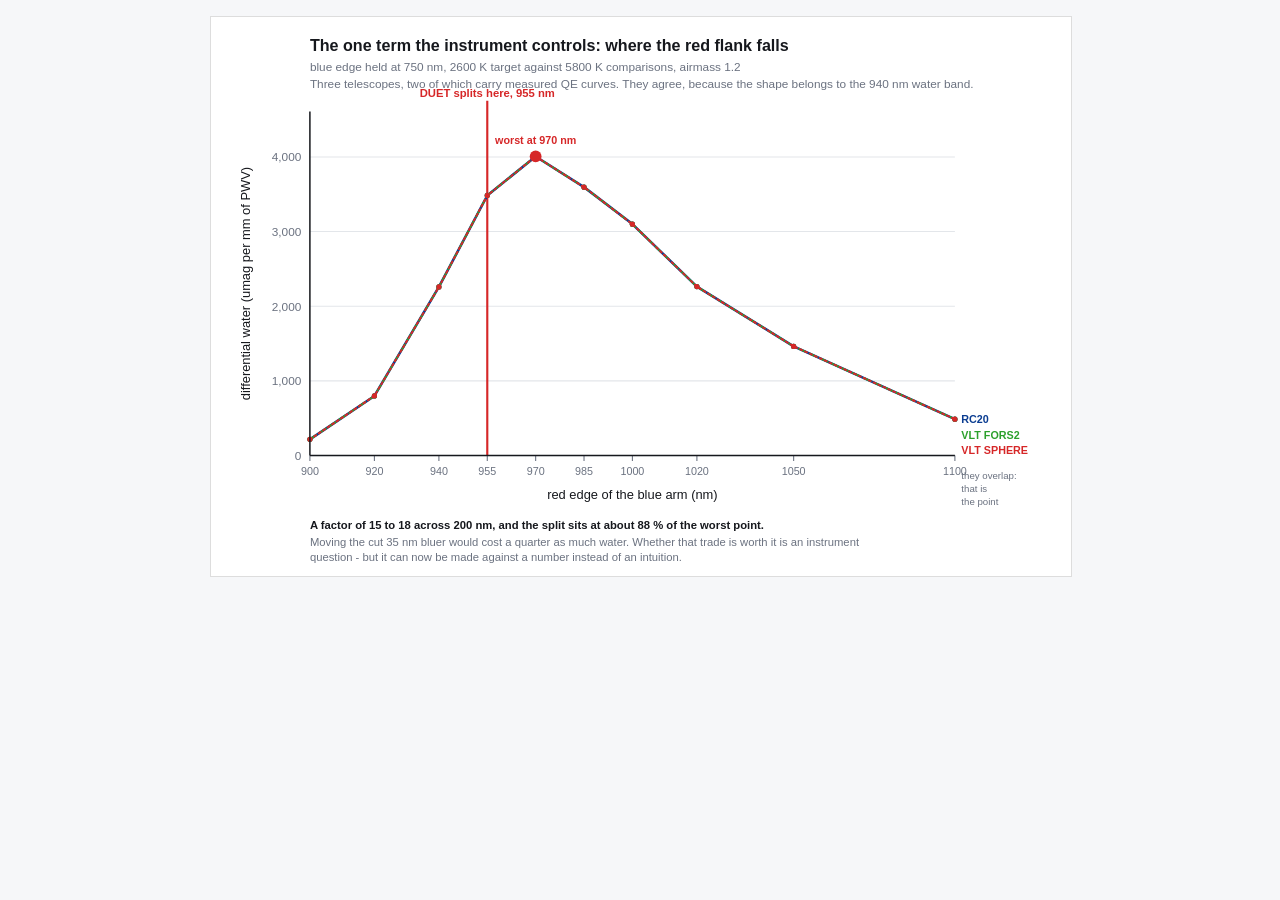
<file: figures/index.html>
<!doctype html><meta charset=utf-8><title>figures</title>
<body style="margin:0;background:#f6f7f9;font-family:system-ui">
<div style="max-width:860px;margin:0 auto;padding:16px">
<img src="pwv_band_edge.svg" style="width:100%;display:block;background:#fff;border:1px solid #ddd">
</div></body>
</file>
